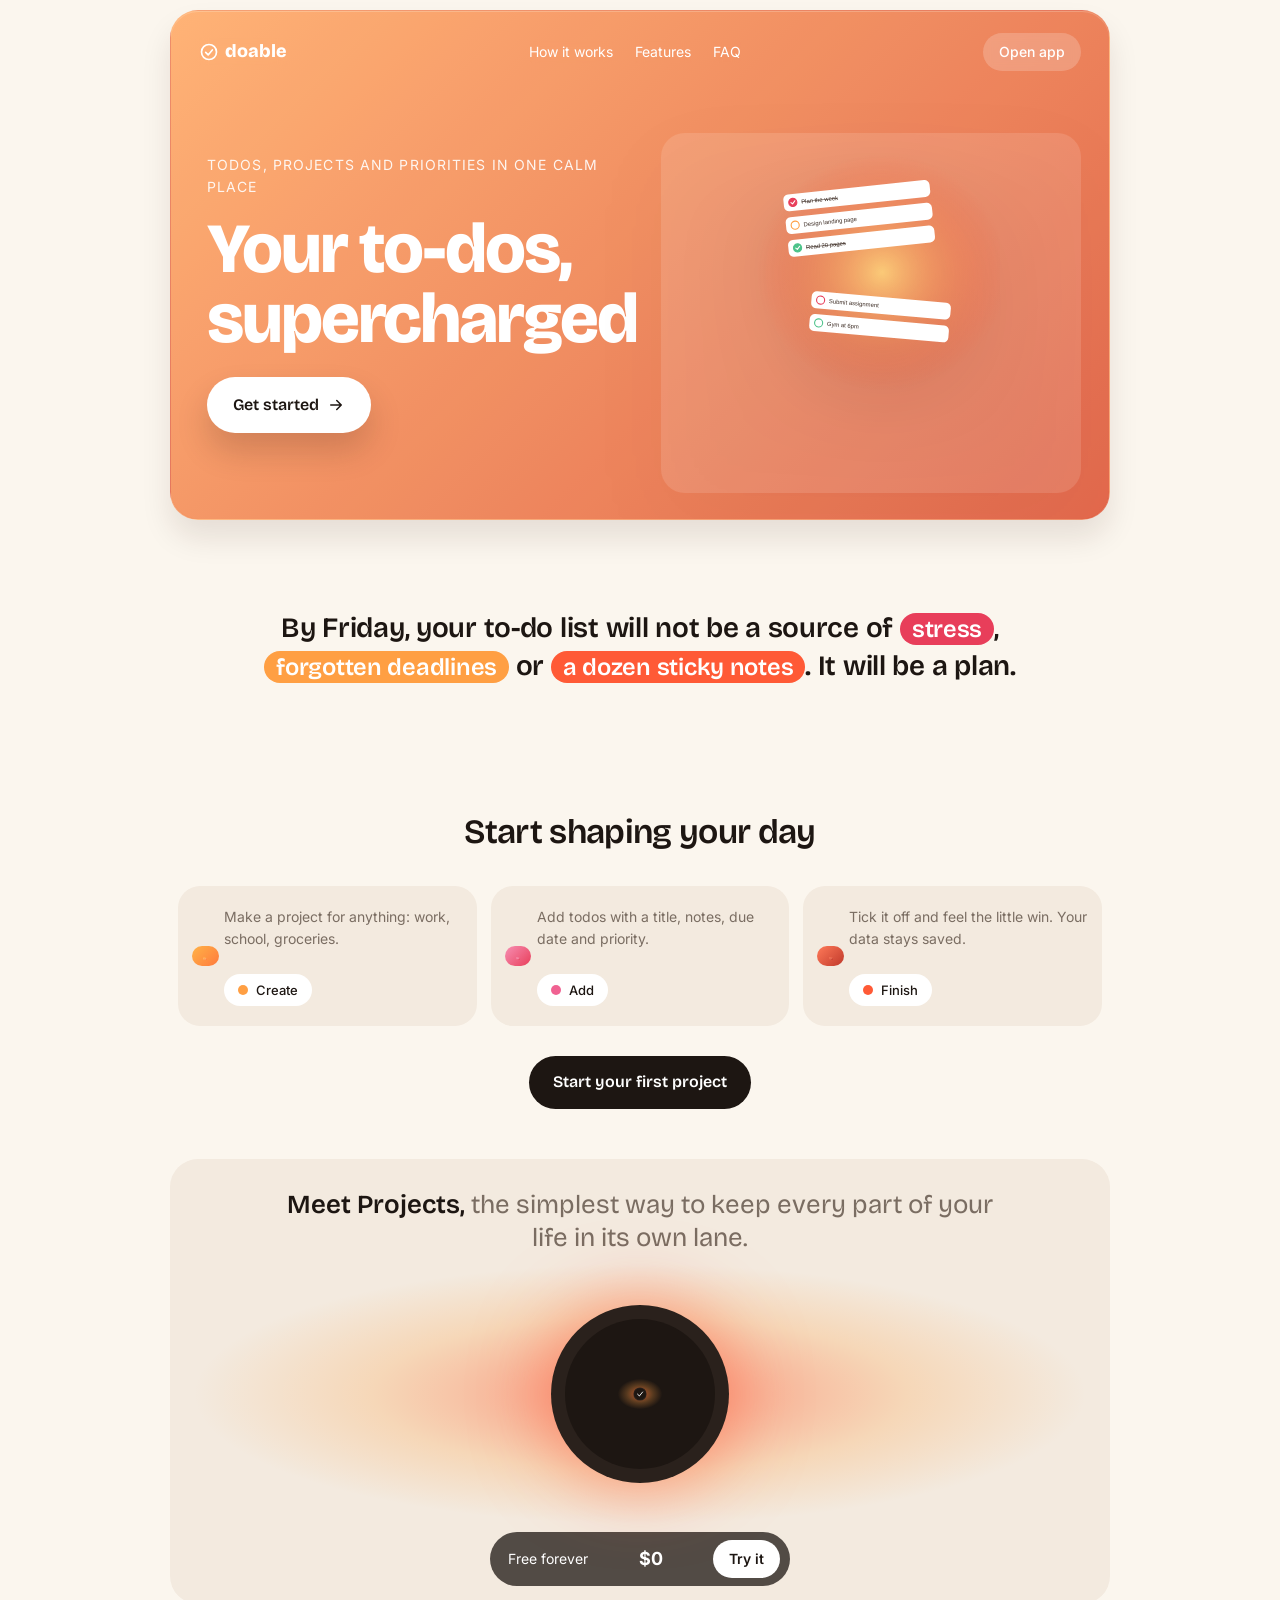
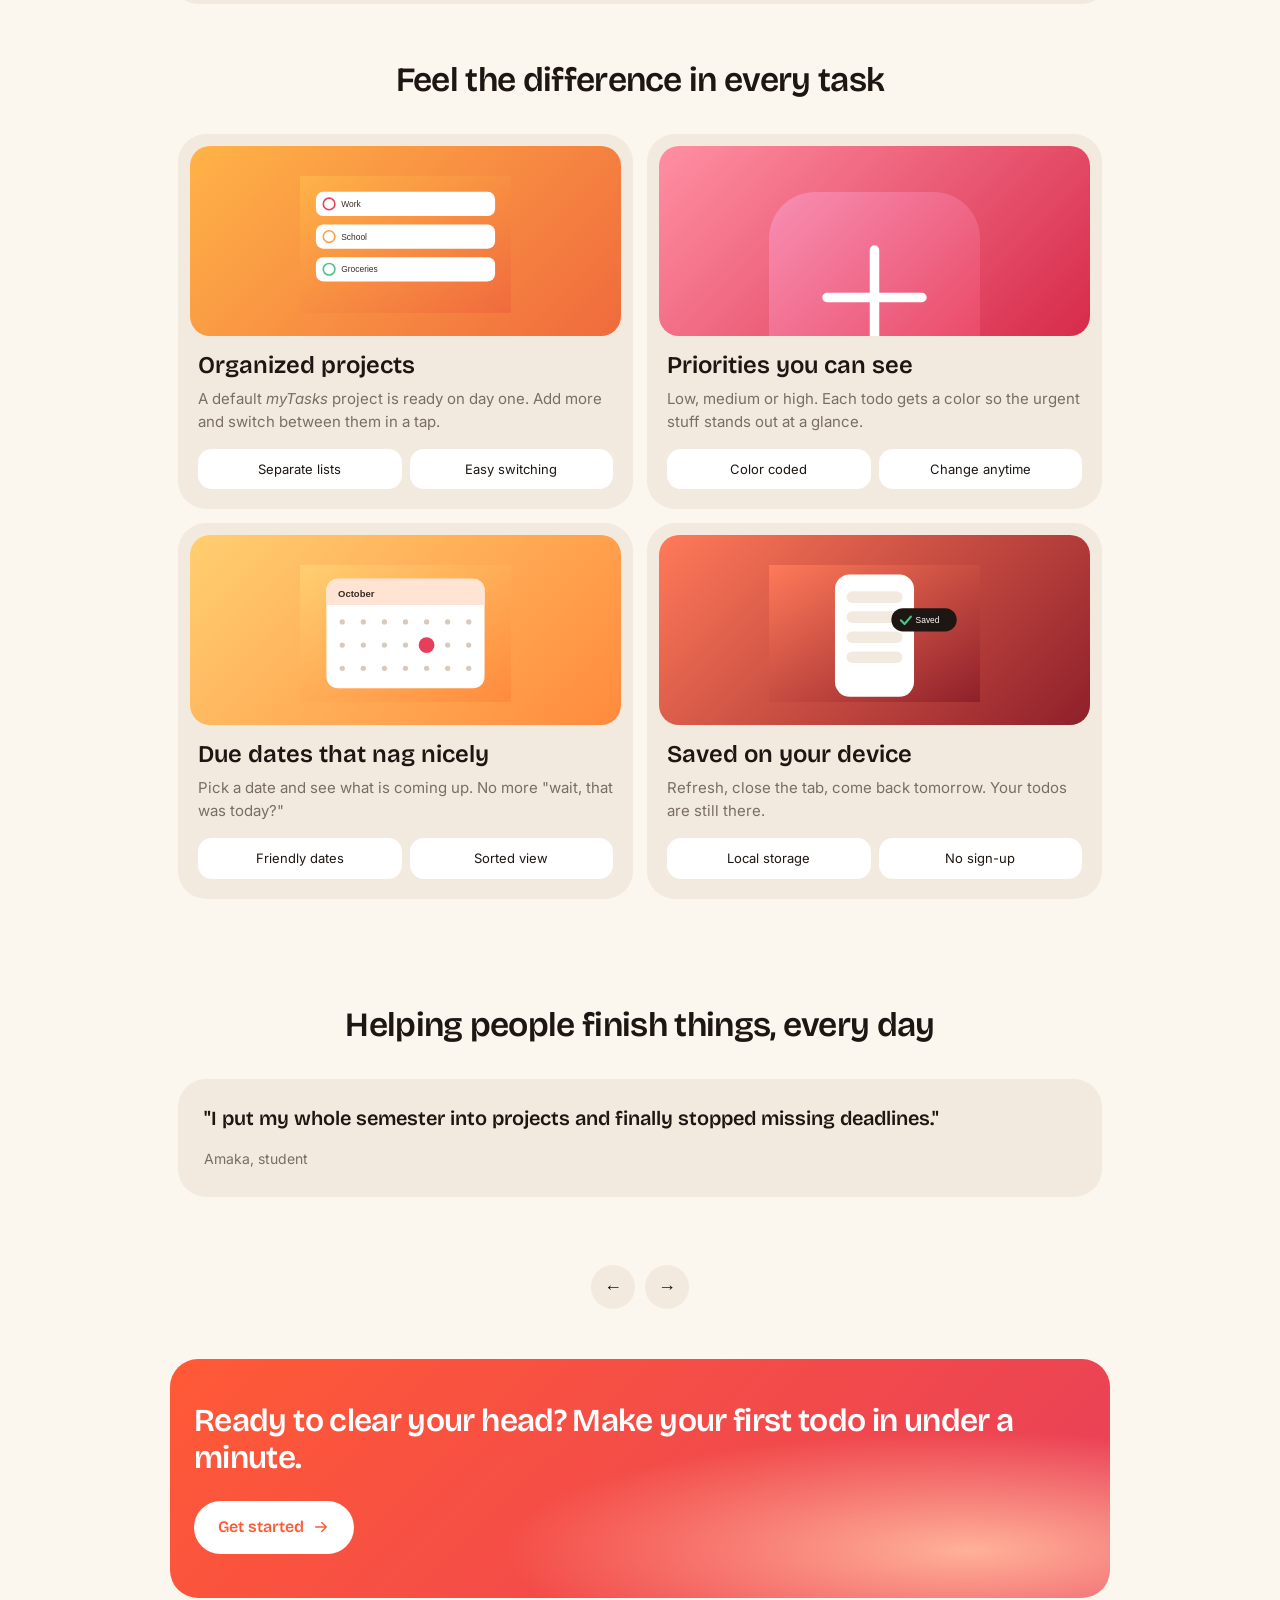
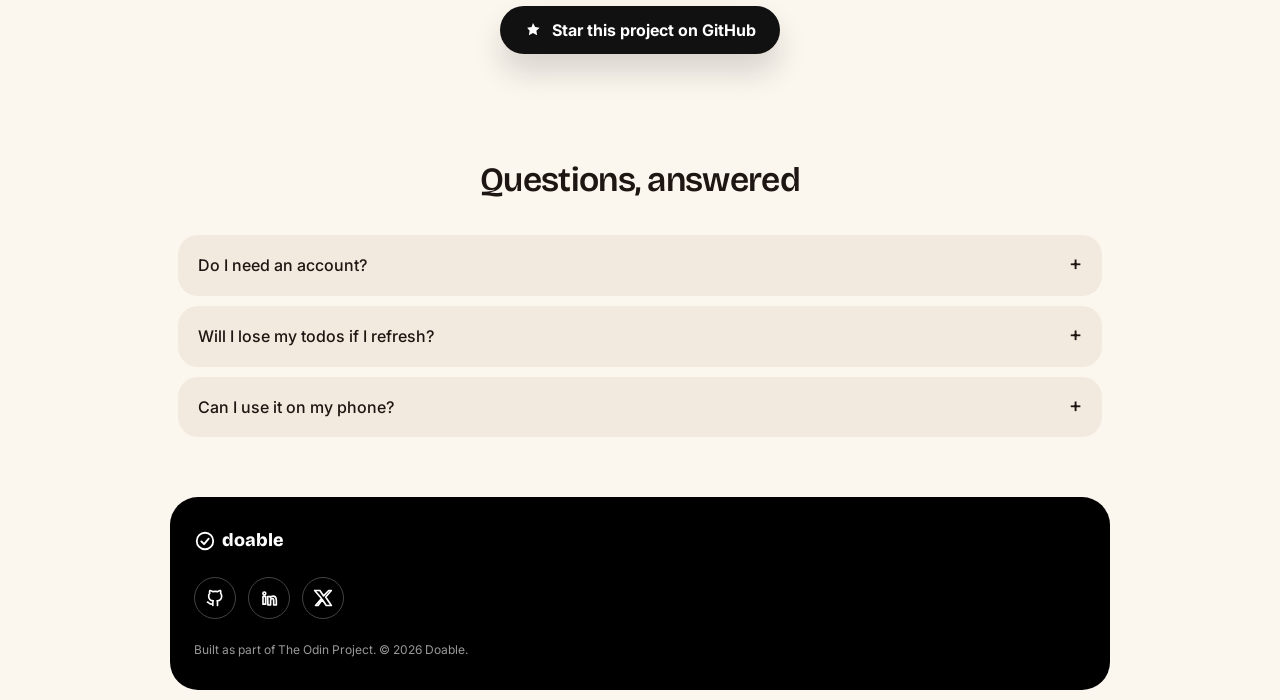
<file: index.html>
<!DOCTYPE html>
<html lang="en">
<head>
<meta charset="UTF-8">
<meta name="viewport" content="width=device-width, initial-scale=1">
<title>Doable: your tasks, supercharged</title>
<link rel="preconnect" href="https://fonts.googleapis.com">
<link rel="preconnect" href="https://fonts.gstatic.com" crossorigin>
<link href="https://fonts.googleapis.com/css2?family=Bricolage+Grotesque:wght@400;600;800&family=Inter:wght@400;500&display=swap" rel="stylesheet">
<link rel="stylesheet" href="style.css">
<script src="script.js" defer></script>
</head>
<body>
<header class="hero">
  <nav class="nav">
    <a class="logo" href="#"><svg viewBox="0 0 24 24" width="20" height="20" fill="none" stroke="currentColor" stroke-width="2.4" stroke-linecap="round" stroke-linejoin="round"><circle cx="12" cy="12" r="9"/><path d="m8 12.5 3 3 5-6"/></svg>doable</a>
    <div class="nav-links"><a href="#how">How it works</a><a href="#features">Features</a><a href="#faq">FAQ</a></div>
    <a class="pill" href="app.html">Open app</a>
  </nav>
  <div class="hero-copy">
    <p class="kicker">Todos, projects and priorities in one calm place</p>
    <h1>Your to-dos, supercharged</h1>
    <a class="btn" href="app.html">Get started <svg viewBox="0 0 24 24" width="18" height="18" fill="none" stroke="currentColor" stroke-width="2.4" stroke-linecap="round"><path d="M5 12h14M13 6l6 6-6 6"/></svg></a>
  </div>
  <img class="hero-art" src="images/hero.svg" alt="Doable dashboard preview" />
</header>

<section class="statement reveal">
  <p>By Friday, your to-do list will not be a source of <span class="chip c1">stress</span>, <span class="chip c2">forgotten deadlines</span> or <span class="chip c3">a dozen sticky notes</span>. It will be a plan.</p>
</section>

<section class="section" id="how">
  <h2>Start shaping your day</h2>
  <div class="three">
    <article class="mini reveal"><div class="ph p1"><img src="images/step-create%20-%20Copy.svg" alt="Create project illustration" /></div><p>Make a project for anything: work, school, groceries.</p><span class="tag"><i class="dot" style="background:#ff9f43"></i>Create</span></article>
    <article class="mini reveal"><div class="ph p2"><img src="images/step-add.svg" alt="Add todo illustration" /></div><p>Add todos with a title, notes, due date and priority.</p><span class="tag"><i class="dot" style="background:#f06292"></i>Add</span></article>
    <article class="mini reveal"><div class="ph p3"><img src="images/step-finish.svg" alt="Finish task illustration" /></div><p>Tick it off and feel the little win. Your data stays saved.</p><span class="tag"><i class="dot" style="background:#ff5a36"></i>Finish</span></article>
  </div>
  <a class="btn dark" href="app.html">Start your first project</a>
</section>

<section class="feature reveal">
  <h3><b>Meet Projects,</b> the simplest way to keep every part of your life in its own lane.</h3>
  <div class="orb"><div class="ring"><img src="images/orb.svg" alt="Project status illustration" /></div></div>
  <div class="buybar"><span>Free forever</span><b>$0</b><a href="app.html">Try it</a></div>
</section>

<section class="section" id="features">
  <h2>Feel the difference in every task</h2>
  <div class="stack">
    <article class="card reveal"><div class="shot s1"><img src="images/benefit-projects.svg" alt="Project organization illustration" /></div><h3>Organized projects</h3><p>A default <em>myTasks</em> project is ready on day one. Add more and switch between them in a tap.</p><div class="facts"><span>Separate lists</span><span>Easy switching</span></div></article>
    <article class="card reveal"><div class="shot s2"><img src="images/step-add.svg" alt="Priority highlight illustration" /></div><h3>Priorities you can see</h3><p>Low, medium or high. Each todo gets a color so the urgent stuff stands out at a glance.</p><div class="facts"><span>Color coded</span><span>Change anytime</span></div></article>
    <article class="card reveal"><div class="shot s3"><img src="images/benefit-dates.svg" alt="Due date illustration" /></div><h3>Due dates that nag nicely</h3><p>Pick a date and see what is coming up. No more "wait, that was today?"</p><div class="facts"><span>Friendly dates</span><span>Sorted view</span></div></article>
    <article class="card reveal"><div class="shot s4"><img src="images/benefit-saved.svg" alt="Saved on device illustration" /></div><h3>Saved on your device</h3><p>Refresh, close the tab, come back tomorrow. Your todos are still there.</p><div class="facts"><span>Local storage</span><span>No sign-up</span></div></article>
  </div>
</section>

<section class="section reveal">
  <h2>Helping people finish things, every day</h2>
  <div class="slider" id="slider">
    <blockquote class="slide on"><p>"I put my whole semester into projects and finally stopped missing deadlines."</p><cite>Amaka, student</cite></blockquote>
    <blockquote class="slide"><p>"The color priorities are so simple. I see red and I know what to do first."</p><cite>Tunde, freelancer</cite></blockquote>
    <blockquote class="slide"><p>"No account, no fuss. I opened it and made a list in ten seconds."</p><cite>Ife, designer</cite></blockquote>
  </div>
  <div class="arrows"><button id="prev" aria-label="Previous">&larr;</button><button id="next" aria-label="Next">&rarr;</button></div>
</section>

<section class="cta reveal">
  <h2>Ready to clear your head? Make your first todo in under a minute.</h2>
  <a class="btn light" href="app.html">Get started <svg viewBox="0 0 24 24" width="18" height="18" fill="none" stroke="currentColor" stroke-width="2.4" stroke-linecap="round"><path d="M5 12h14M13 6l6 6-6 6"/></svg></a>
</section>

<section class="section reveal project-showcase">
  <a class="github-star" href="https://github.com/wisdomnotai/odot" target="_blank" rel="noreferrer">
    <svg viewBox="0 0 24 24" aria-hidden="true"><path d="M12 2.5 14.9 8l5.9.9-4.3 4.2 1 5.9-5.5-2.9-5.5 2.9 1-5.9L4.2 8.9l5.9-.9L12 2.5Z"/></svg>
    Star this project on GitHub
  </a>
</section>

<section class="section faq" id="faq">
  <h2>Questions, answered</h2>
  <details><summary>Do I need an account?</summary><p>No. Doable runs in your browser and saves to local storage.</p></details>
  <details><summary>Will I lose my todos if I refresh?</summary><p>No. Everything is saved on your device and loads again when you return.</p></details>
  <details><summary>Can I use it on my phone?</summary><p>Yes. It is built for small screens first.</p></details>
</section>

<footer>
  <a class="logo" href="#"><svg viewBox="0 0 24 24" width="22" height="22" fill="none" stroke="currentColor" stroke-width="2.4" stroke-linecap="round" stroke-linejoin="round"><circle cx="12" cy="12" r="9"/><path d="m8 12.5 3 3 5-6"/></svg>doable</a>
  <div class="icons">
    <a href="https://github.com/wisdomnotai/odot" target="_blank" rel="noreferrer" aria-label="GitHub project"><svg viewBox="0 0 24 24"><path d="M9 19c-4 1.5-4-2-6-2m12 4v-3.5c0-1 .1-1.4-.5-2 2.8-.3 5.5-1.4 5.5-6a4.6 4.6 0 0 0-1.3-3.2 4.2 4.2 0 0 0-.1-3.2s-1-.3-3.400 1.300a11.600 11.600 0 0 0-6 0C6.800 2.800 5.800 3.100 5.800 3.100a4.200 4.200 0 0 0-.1 3.200A4.600 4.600 0 0 0 4.400 9.500c0 4.600 2.700 5.700 5.500 6-.6.600-.6 1.200-.5 2V21"/></svg></a>
    <a href="https://www.linkedin.com/in/wisdomalawode" target="_blank" rel="noreferrer" aria-label="LinkedIn"><svg viewBox="0 0 24 24"><path d="M6.4 8.2a1.7 1.7 0 1 1 0-3.4 1.7 1.7 0 0 1 0 3.4ZM4.8 10.2h3.2v9.2H4.8zm5.6 0h3.1v1.3h.1c.4-.8 1.5-1.7 3.2-1.7 3.4 0 4 2.2 4 5.2v5.4h-3.2v-5c0-1.2 0-2.8-1.7-2.8-1.7 0-2 1.3-2 2.7v5.1h-3.2z"/></svg></a>
    <a href="https://x.com/wisdomalawode" target="_blank" rel="noreferrer" aria-label="X"><svg viewBox="0 0 24 24"><path d="M18.9 3h3.1l-6.8 7.8L22 21h-6.1l-4.8-7.1L6.1 21H3l7.3-8.4L2 3h6.3l4.4 6.5L18.9 3Z"/></svg></a>
  </div>
  <p>Built as part of The Odin Project. &copy; 2026 Doable.</p>
</footer>
</body>
</html>
</file>
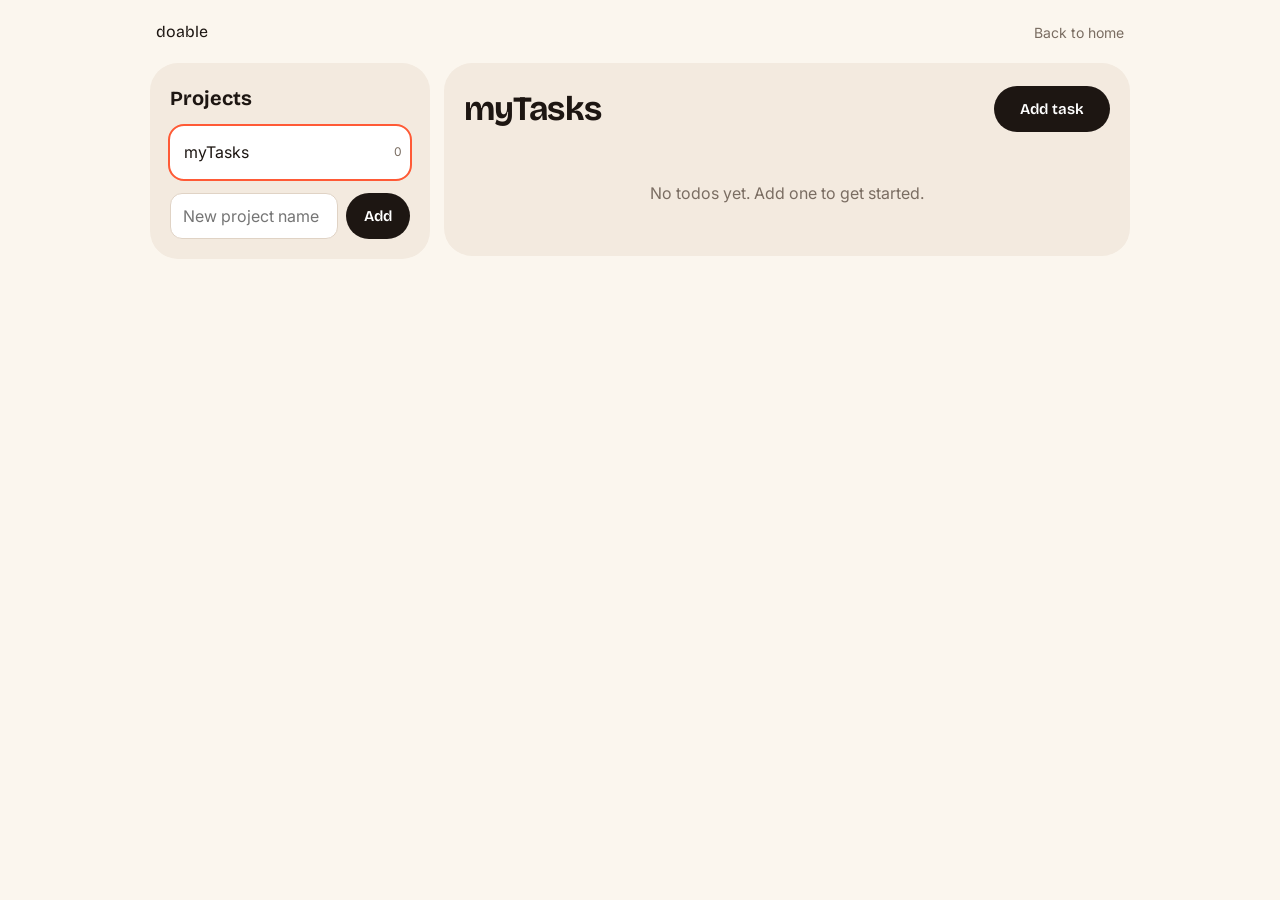
<file: app.html>
<!DOCTYPE html>
<html lang="en">
<head>
  <meta charset="UTF-8">
  <meta name="viewport" content="width=device-width, initial-scale=1">
  <title>Doable: your todos</title>
  <link rel="preconnect" href="https://fonts.googleapis.com">
  <link rel="preconnect" href="https://fonts.gstatic.com" crossorigin>
  <link href="https://fonts.googleapis.com/css2?family=Bricolage+Grotesque:wght@400;600;800&family=Inter:wght@400;500&display=swap" rel="stylesheet">
  <link rel="stylesheet" href="css/base.css">
  <link rel="stylesheet" href="css/app.css">
  <script type="module" src="src/app.js"></script>
</head>
<body class="app">
  <header class="topbar">
    <a class="logo" href="index.html">doable</a>
    <a class="back" href="index.html">Back to home</a>
  </header>

  <div class="layout">
    <aside class="sidebar">
      <h2>Projects</h2>
      <ul id="project-list" class="projects"></ul>
      <form id="project-form" class="project-form">
        <input name="title" placeholder="New project name" required maxlength="40" aria-label="New project name">
        <button class="btn btn--dark" type="submit">Add</button>
      </form>
    </aside>

    <main class="main">
      <div class="main__head">
        <h1 id="project-title"></h1>
        <button id="add-todo" class="btn btn--dark" type="button">Add task</button>
      </div>
      <ul id="todo-list" class="todos"></ul>
    </main>
  </div>

  <dialog id="todo-dialog">
    <form id="todo-form" class="dialog-form">
      <h2 id="dialog-title">Add task</h2>
      <label>Title <input name="title" required maxlength="80"></label>
      <label>Description <textarea name="description" rows="3"></textarea></label>
      <label>Due date <input type="date" name="dueDate"></label>
      <label class="check-row"><input type="checkbox" name="isPriority"> High priority</label>
      <div class="dialog-actions">
        <button type="button" id="cancel-todo" class="btn">Cancel</button>
        <button type="submit" class="btn btn--dark">Save task</button>
      </div>
    </form>
  </dialog>
</body>
</html>
</file>
<file: style.css>
:root{--bg:#fbf6ee;--card:#f3eadf;--ink:#1d1612;--mute:#7a6d62;--coral:#ff5a36;--amber:#ff9f43;--rose:#e83e5a;--r:28px}
*{box-sizing:border-box;margin:0}
html{scroll-behavior:smooth}
body{background:var(--bg);color:var(--ink);font:400 16px/1.55 Inter,system-ui,sans-serif;padding:10px;max-width:520px;margin:auto}
h1,h2,h3,.logo,.btn{font-family:"Bricolage Grotesque",sans-serif}
a{color:inherit;text-decoration:none}
:focus-visible{outline:3px solid var(--coral);outline-offset:3px}
img{max-width:100%;display:block}
svg{stroke:currentColor;fill:none;stroke-width:2;stroke-linecap:round;stroke-linejoin:round}
.hero{min-height:clamp(450px,60vh,590px);max-height:100vh;border-radius:var(--r);padding:16px;color:#fff;display:flex;flex-direction:column;justify-content:space-between;background:radial-gradient(120% 70% at 75% 15%,#ffb347 0,#ff6a3d 38%,#b3261e 70%,#4a0f10 100%)}
.hero-art{width:min(82vw, 380px);max-height:44vh;height:auto;object-fit:contain;margin:18px auto 0;filter:drop-shadow(0 24px 40px rgba(25, 8, 6, .18))}
.nav{display:flex;align-items:center;justify-content:space-between;gap:10px}
.logo{display:inline-flex;align-items:center;gap:6px;font-weight:800;font-size:18px}
.nav-links{display:none;gap:22px;font-size:14px}
.pill{background:rgba(255,255,255,.2);backdrop-filter:blur(10px);padding:8px 16px;border-radius:99px;font-size:14px;font-weight:500}
.hero-copy{padding:18px 6px 14px}
.kicker{font-size:13px;opacity:.85;margin:8px 0 12px}
h1{font-size:clamp(38px,11vw,60px);line-height:1;letter-spacing:-.03em;font-weight:800;margin-bottom:22px}
.btn{display:inline-flex;align-items:center;gap:8px;background:#fff;color:var(--ink);padding:14px 24px;border-radius:99px;font-weight:600;transition:transform .2s}
.btn:hover{transform:translateY(-2px)}
.btn.dark{background:var(--ink);color:#fff}
.btn.light{background:#fff;color:var(--coral)}
.statement{padding:90px 18px 70px;text-align:center;font:600 clamp(20px,5.5vw,28px)/1.35 "Bricolage Grotesque",sans-serif;letter-spacing:-.01em}
.chip{display:inline-block;padding:0 12px;border-radius:99px;color:#fff;font-size:.85em}
.c1{background:var(--rose)}.c2{background:var(--amber)}.c3{background:var(--coral)}
.section{padding:50px 8px;text-align:center}
.section h2{font-size:clamp(24px,7vw,34px);letter-spacing:-.02em;font-weight:600;margin-bottom:28px}
.three{display:grid;grid-template-columns:1fr;gap:14px;margin-bottom:30px;text-align:left}
.mini{background:var(--card);border-radius:22px;padding:14px;display:grid;grid-template-columns:90px 1fr;gap:6px 14px;align-items:center;min-height:140px}
.mini .tag{grid-column:2;justify-self:start}
.ph{grid-row:span 2;aspect-ratio:1;border-radius:16px;display:grid;place-items:center;color:#fff;overflow:hidden;padding:10px}
.ph img{width:64%;height:auto;object-fit:contain;filter:drop-shadow(0 10px 18px rgba(0,0,0,.12));max-height:88%}
.p1{background:linear-gradient(135deg,#ffb347,#ff7a3d)}.p2{background:linear-gradient(135deg,#f78fb3,#e83e5a)}.p3{background:linear-gradient(135deg,#ff7a59,#c0392b)}
.mini p{font-size:14px;color:var(--mute)}
.tag{display:inline-flex;align-items:center;gap:8px;background:#fff;border-radius:99px;padding:6px 14px;font-size:13px;font-weight:500}
.dot{width:10px;height:10px;border-radius:50%}
.feature{background:var(--card);border-radius:var(--r);padding:34px 20px 20px;text-align:center;overflow:hidden}
.feature h3{font-weight:400;font-size:clamp(20px,5.5vw,26px);line-height:1.25;color:var(--mute)}
.feature h3 b{color:var(--ink);font-weight:600}
.orb{height:260px;margin-top:10px;display:grid;place-items:center;background:radial-gradient(closest-side,rgba(255,90,54,.55),rgba(255,159,67,.25) 60%,transparent 100%)}
.ring{width:150px;height:150px;border-radius:50%;background:var(--ink);display:grid;place-items:center;box-shadow:0 0 0 14px #2a211c,0 0 70px 20px rgba(255,90,54,.5);animation:pulse 3.5s ease-in-out infinite;overflow:hidden}
.ring img{width:46px;height:46px;object-fit:contain}
@keyframes pulse{50%{box-shadow:0 0 0 14px #2a211c,0 0 100px 34px rgba(255,90,54,.7)}}
.buybar{display:flex;align-items:center;justify-content:space-between;gap:10px;background:rgba(29,22,18,.75);color:#fff;border-radius:99px;padding:8px 10px 8px 18px;font-size:14px;width:min(100%, 300px);margin:0 auto}
.buybar span{text-align:left;white-space:nowrap}.buybar b{font-size:18px}
.buybar a{background:#fff;color:var(--ink);padding:8px 16px;border-radius:99px;font-weight:600}
.stack{display:grid;gap:14px;text-align:left}
.card{background:var(--card);border-radius:var(--r);padding:12px 12px 20px}
.shot{height:190px;border-radius:20px;display:grid;place-items:center;color:#fff;margin-bottom:16px;overflow:hidden}
.shot img{width:70%;height:70%;object-fit:contain}
.s1{background:linear-gradient(135deg,#ffb347,#f06a3d)}.s2{background:linear-gradient(135deg,#ff8fa3,#d62b4a)}.s3{background:linear-gradient(135deg,#ffcf70,#ff8a3d)}.s4{background:linear-gradient(135deg,#ff7a59,#8e1f2a)}
.card h3{font-size:24px;line-height:1.1;font-weight:600;margin:0 8px 8px}
.card p{margin:0 8px 16px;color:var(--mute);font-size:15px}
.facts{display:grid;grid-template-columns:1fr 1fr;gap:8px;margin:0 8px}
.facts span{background:#fff;border-radius:14px;padding:10px;font-size:13px;text-align:center}
.slider{position:relative;min-height:170px}
.slide{display:none;background:var(--card);border-radius:var(--r);padding:26px;text-align:left}
.slide.on{display:block;animation:fade .4s}
@keyframes fade{from{opacity:0}}
.slide p{font:600 20px/1.35 "Bricolage Grotesque",sans-serif;margin-bottom:14px}
cite{font-style:normal;color:var(--mute);font-size:14px}
.arrows{display:flex;gap:10px;justify-content:center;margin-top:16px}
.arrows button{width:44px;height:44px;border-radius:50%;border:0;background:var(--card);font-size:18px;cursor:pointer;color:var(--ink)}
.cta{border-radius:var(--r);padding:44px 24px;color:#fff;background:radial-gradient(90% 90% at 85% 80%,#ffb199 0,transparent 55%),linear-gradient(135deg,#ff5a36,#e83e5a)}
.cta h2{font-size:clamp(24px,6.5vw,32px);line-height:1.15;font-weight:600;margin-bottom:24px;letter-spacing:-.02em}
.project-showcase{display:flex;justify-content:center;padding-top:8px}
.github-star{display:inline-flex;align-items:center;justify-content:center;gap:10px;width:min(100%, 280px);padding:12px 18px;border-radius:999px;background:#111;color:#fff;font-weight:700;box-shadow:0 18px 30px rgba(17,17,17,.15);transition:transform .2s ease, box-shadow .2s ease}
.github-star:hover{transform:translateY(-2px);box-shadow:0 24px 38px rgba(17,17,17,.22)}
.github-star svg{width:18px;height:18px;fill:currentColor;stroke:none}
.faq{text-align:left}.faq h2{text-align:center}
details{background:var(--card);border-radius:20px;padding:18px 20px;margin-bottom:10px}
summary{cursor:pointer;font-weight:500;list-style:none;display:flex;justify-content:space-between}
summary::after{content:"+";font-size:20px;line-height:1}
details[open] summary::after{content:"\2212"}
details p{margin-top:10px;color:var(--mute);font-size:15px}
footer{background:#000;color:#fff;border-radius:var(--r);padding:30px 24px;display:grid;gap:22px}
.icons{display:flex;gap:12px}
.icons a{width:42px;height:42px;border:1px solid #444;border-radius:50%;display:grid;place-items:center;color:#fff;transition:transform .2s ease, border-color .2s ease, background .2s ease}
.icons a:hover{transform:translateY(-2px);border-color:#fff;background:rgba(255,255,255,.04)}
.icons svg{width:20px;height:20px;stroke:currentColor;fill:none;stroke-width:2;stroke-linecap:round;stroke-linejoin:round}
footer p{font-size:12px;color:#999}
.js .reveal{opacity:0;transform:translateY(14px);transition:.6s}
.js .reveal.in{opacity:1;transform:none}
@media(min-width:768px){body{max-width:960px}.nav-links{display:flex}.three{grid-template-columns:repeat(3,1fr)}.mini{grid-template-columns:1fr;gap:12px}.ph{aspect-ratio:4/3}.stack{grid-template-columns:1fr 1fr}.hero{min-height:510px;max-height:none;height:auto;display:grid;grid-template-columns:minmax(0,1.1fr) minmax(260px,420px);grid-template-rows:auto 1fr;align-items:center;column-gap:28px;padding:22px 28px 26px;position:relative;overflow:hidden;background:linear-gradient(135deg, rgba(255, 164, 91, 0.9), rgba(220, 74, 41, 0.9));border:1px solid rgba(255,255,255,0.16);box-shadow:inset 0 1px 0 rgba(255,255,255,0.2), 0 18px 30px rgba(48,17,12,.1)}.hero::before{content:"";position:absolute;inset:0;background:rgba(245,245,245,0.08);border-radius:inherit}.nav,.hero-copy,.hero-art{position:relative;z-index:1}.nav{grid-column:1/-1;align-items:center;padding-bottom:6px}.nav .logo,.nav .pill,.nav-links a{backdrop-filter:blur(4px)}.hero-copy{padding:18px 0 0 8px;display:flex;flex-direction:column;justify-content:center;align-items:flex-start;max-width:520px}.hero-copy .kicker{font-size:14px;letter-spacing:.08em;text-transform:uppercase;opacity:.9;margin:0 0 16px}.hero-copy h1{font-size:clamp(48px,5.5vw,72px);margin:0 0 22px}.hero .btn{padding:16px 26px;font-size:16px;box-shadow:0 18px 32px rgba(52,23,15,.18)}.hero-art{margin:0;justify-self:end;align-self:end;max-width:420px;width:min(100%, 420px);max-height:360px;filter:drop-shadow(0 28px 42px rgba(25, 8, 6, .2));background:rgba(255,255,255,0.12);border-radius:24px;padding:14px}.project-showcase{padding-top:8px}.feature{padding:30px 24px 18px}.feature h3{max-width:720px;margin:0 auto 10px}.buybar{margin-top:8px}}
@media(prefers-reduced-motion:reduce){*{animation:none!important;transition:none!important}html{scroll-behavior:auto}}
</file>
<file: css/base.css>
/* ===== Design tokens ===== */
:root {
  --bg: #fbf6ee;
  --card: #f3eadf;
  --ink: #1d1612;
  --muted: #7a6d62;
  --coral: #ff5a36;
  --amber: #ff9f43;
  --rose: #e83e5a;
  --radius: 28px;
}

/* ===== Reset ===== */
*, *::before, *::after { box-sizing: border-box; margin: 0; }
html { scroll-behavior: smooth; }
img, svg { display: block; max-width: 100%; height: auto; }
a { color: inherit; text-decoration: none; }
:focus-visible { outline: 3px solid var(--coral); outline-offset: 3px; }

/* ===== Page ===== */
body {
  background: var(--bg);
  color: var(--ink);
  font: 400 16px/1.55 Inter, system-ui, sans-serif;
  padding: 10px;
  max-width: 520px; /* phone-sized column; widened in responsive.css */
  margin: 0 auto;
}
h1, h2, h3, .logo, .btn { font-family: "Bricolage Grotesque", sans-serif; }

/* ===== Buttons ===== */
.btn {
  display: inline-flex;
  align-items: center;
  background: #fff;
  color: var(--ink);
  padding: 14px 26px;
  border-radius: 99px;
  font-weight: 600;
  transition: transform 0.2s;
}
.btn:hover { transform: translateY(-2px); }
.btn--dark  { background: var(--ink); color: #fff; }
.btn--light { background: #fff; color: var(--coral); }

/* ===== Small shared pieces ===== */
.tag { display: inline-flex; align-items: center; gap: 8px; background: #fff; border-radius: 99px; padding: 6px 14px; font-size: 13px; font-weight: 500; }
.dot { width: 10px; height: 10px; border-radius: 50%; }
.dot--amber { background: var(--amber); }
.dot--rose  { background: var(--rose); }
.dot--coral { background: var(--coral); }
</file>
<file: css/app.css>
/* Styles for app.html only. Colors and buttons come from base.css. */
body.app { max-width: 1000px; }

/* ===== Top bar ===== */
.topbar { display: flex; justify-content: space-between; align-items: center; padding: 10px 6px 18px; }
.back { font-size: 14px; color: var(--muted); }

/* ===== Layout: stacked on phones, two columns on desktop ===== */
.layout { display: grid; gap: 14px; }
.sidebar, .main { background: var(--card); border-radius: var(--radius); padding: 20px; }
.sidebar h2 { font-size: 20px; margin-bottom: 12px; }

/* ===== Projects ===== */
.projects { list-style: none; padding: 0; display: grid; gap: 6px; margin-bottom: 14px; }
.project { display: flex; align-items: center; gap: 6px; background: #fff; border-radius: 14px; padding: 4px 8px 4px 4px; }
.project.is-active { outline: 2px solid var(--coral); }
.project__name { flex: 1; text-align: left; background: none; border: 0; padding: 10px; font: inherit; cursor: pointer; color: var(--ink); }
.project__count { font-size: 12px; color: var(--muted); }
.icon-btn { border: 0; background: none; font-size: 20px; cursor: pointer; color: var(--muted); padding: 0 6px; }
.icon-btn:hover { color: var(--rose); }
.project-form { display: flex; gap: 8px; }
.project-form input { flex: 1; min-width: 0; }
.project-form .btn { padding: 10px 18px; }

/* ===== Todos ===== */
.main__head { display: flex; justify-content: space-between; align-items: center; gap: 10px; margin-bottom: 16px; }
.main__head h1 { flex: 1; font-size: clamp(24px, 6vw, 34px); letter-spacing: -0.02em; }
#add-todo { margin-left: auto; }
.todos { list-style: none; padding: 0; display: grid; gap: 10px; }
.empty { text-align: center; color: var(--muted); padding: 30px 10px; }
.todo { display: flex; gap: 12px; align-items: flex-start; background: #fff; border-radius: 16px; padding: 14px; border-left: 6px solid #d9c9bb; }
.todo.is-priority { border-left-color: var(--rose); }
.todo.is-done { opacity: 0.55; }
.todo.is-done .todo__title { text-decoration: line-through; }
.todo__check { width: 20px; height: 20px; margin-top: 2px; accent-color: var(--coral); cursor: pointer; }
.todo__details { flex: 1; min-width: 0; }
.todo__summary { display: flex; justify-content: space-between; gap: 10px; cursor: pointer; list-style: none; }
.todo__title { font-weight: 500; overflow-wrap: anywhere; }
.todo__due { font-size: 13px; color: var(--muted); white-space: nowrap; }
.todo__body { margin-top: 10px; font-size: 14px; color: var(--muted); }
.todo__actions { display: flex; gap: 14px; margin-top: 10px; }
.link { background: none; border: 0; padding: 0; font: inherit; font-weight: 500; color: var(--coral); cursor: pointer; }
.link--danger { color: var(--rose); }

/* ===== Inputs and dialog ===== */
input:not([type="checkbox"]), textarea { font: inherit; padding: 10px 12px; border: 1px solid #e0d3c5; border-radius: 12px; background: #fff; width: 100%; }
dialog { border: 0; border-radius: var(--radius); padding: 24px; width: min(92vw, 440px); background: var(--bg); color: var(--ink); position: fixed; inset: 50% auto auto 50%; transform: translate(-50%, -50%); margin: 0; box-shadow: 0 30px 65px rgba(25, 15, 10, 0.18); }
dialog::backdrop { background: rgba(29, 22, 18, 0.5); }
.dialog-form { display: grid; gap: 14px; }
.dialog-form label { display: grid; gap: 6px; font-size: 14px; font-weight: 500; }
.check-row { display: flex !important; align-items: center; gap: 8px; }
.dialog-actions { display: flex; justify-content: flex-end; gap: 10px; }
.dialog-actions .btn { border: 1px solid #e0d3c5; cursor: pointer; }
.dialog-actions .btn--dark { border-color: var(--ink); }
.btn { cursor: pointer; border: 0; font-size: 15px; }

@media (min-width: 768px) {
  .layout { grid-template-columns: 280px 1fr; align-items: start; }
}
</file>
